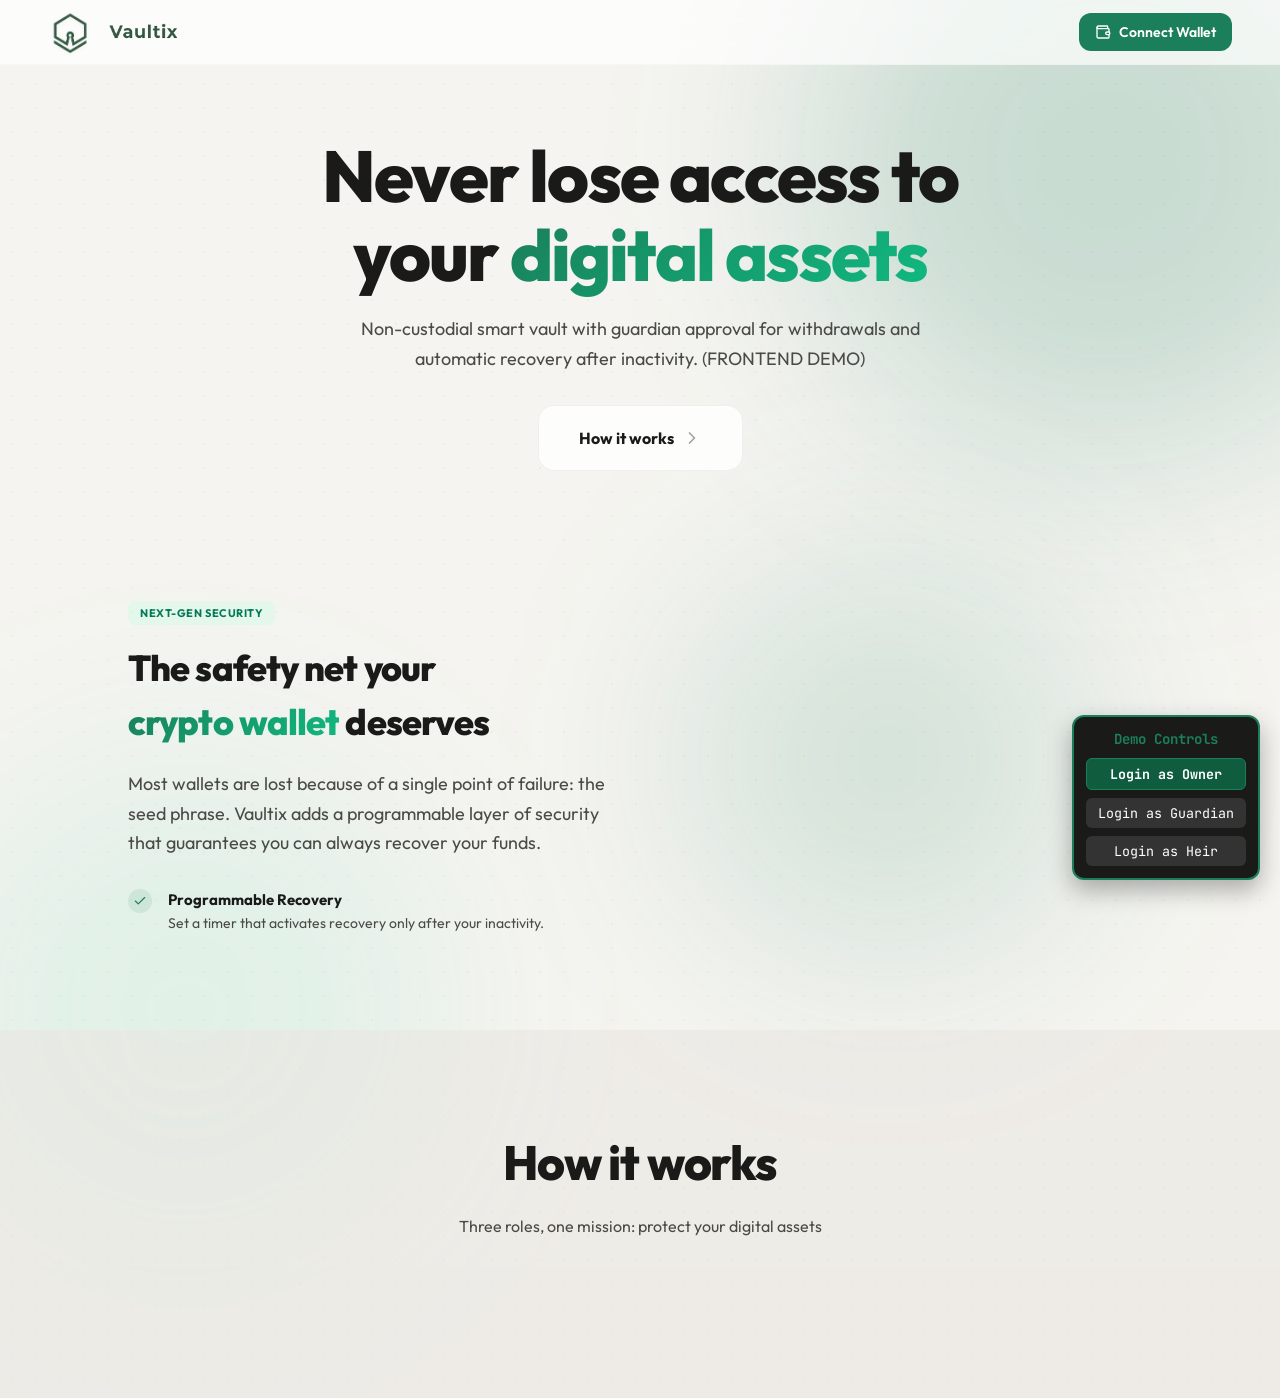
<file: frontend-demo/demo.html>
<!DOCTYPE html>
<html lang="es">

<head>
    <meta charset="UTF-8" />
    <meta name="viewport" content="width=device-width, initial-scale=1" />
    <title>Vaultix — Smart Recovery Vault (DEMO MODE)</title>
    <meta name="description"
        content="Protege tus activos digitales con guardianes y recuperacion inteligente. Vault no custodial on-chain." />
    <link rel="shortcut icon" href="../frontend/logo-verde.png" />
    <link rel="icon" href="../frontend/logo-verde.png" />
    <link rel="apple-touch-icon" href="../frontend/logo-verde.png" />
    <link rel="preload" as="image" href="../frontend/logo-verde.png" />
    <link rel="preload" as="image" href="../frontend/nombre-verde.png" />
    <link rel="stylesheet" href="../frontend/styles.css" />
    
    <style>
        /* DEMO WIDGET STYLES */
        .demo-widget {
            position: fixed;
            bottom: 20px;
            right: 20px;
            z-index: 9999;
            background: #1a1a18;
            color: #fff;
            padding: 12px;
            border-radius: 12px;
            box-shadow: 0 10px 25px rgba(0,0,0,0.3);
            font-family: 'JetBrains Mono', monospace;
            font-size: 12px;
            display: flex;
            flex-direction: column;
            gap: 8px;
            border: 2px solid var(--emerald);
        }
        .demo-widget h4 {
            margin: 0;
            color: var(--emerald);
            text-align: center;
            font-size: 14px;
        }
        .demo-btn {
            background: #333;
            color: #fff;
            border: none;
            padding: 6px 12px;
            border-radius: 6px;
            cursor: pointer;
            transition: all 0.2s;
        }
        .demo-btn:hover { background: var(--emerald); }
        .demo-btn.active { background: var(--emerald-dark); font-weight: bold; border: 1px solid var(--emerald); }
    </style>
</head>

<body>
    <noscript>
        <div style="padding:24px;font-family:system-ui,sans-serif">Necesitas tener JavaScript activado para usar esta aplicacion.</div>
    </noscript>

    <!-- DEMO CONTROLS (Only visible in this demo.html) -->
    <div class="demo-widget">
        <h4>Demo Controls</h4>
        <button class="demo-btn active" id="demo-role-owner">Login as Owner</button>
        <button class="demo-btn" id="demo-role-guardian">Login as Guardian</button>
        <button class="demo-btn" id="demo-role-heir">Login as Heir</button>
    </div>

    <!-- =============================================
         LANDING PAGE (shown when NOT connected)
         ============================================= -->
    <div id="landing-page" class="page-wrapper">
        <div class="bg-decorations">
            <div class="dot-pattern"></div>
            <div class="blob blob-1"></div>
            <div class="blob blob-2"></div>
            <div class="blob blob-3"></div>
        </div>

        <nav class="navbar">
            <a href="#" class="nav-logo">
                <img src="../frontend/logo-verde.png" alt="Vaultix" class="logo-icon" />
                <img src="../frontend/nombre-verde.png" alt="Vaultix" class="logo-text" />
            </a>
            <button class="btn-connect" id="btn-connect-wallet">
                <svg xmlns="http://www.w3.org/2000/svg" width="16" height="16" viewBox="0 0 24 24" fill="none"
                    stroke="currentColor" stroke-width="2" stroke-linecap="round" stroke-linejoin="round"
                    aria-hidden="true">
                    <path d="M19 7V4a1 1 0 0 0-1-1H5a2 2 0 0 0 0 4h15a1 1 0 0 1 1 1v4h-3a2 2 0 0 0 0 4h3a1 1 0 0 0 1-1v-2a1 1 0 0 0-1-1"></path>
                    <path d="M3 5v14a2 2 0 0 0 2 2h15a1 1 0 0 0 1-1v-4"></path>
                </svg>
                Connect Wallet
            </button>
        </nav>

        <section class="hero-section">
            <div class="hero-content">
                <h1 class="hero-title animate-slide-down">
                    Never lose access to your
                    <span class="gradient-text">digital assets</span>
                </h1>
                <p class="hero-subtitle animate-slide-down delay-2">
                    Non-custodial smart vault with guardian approval for withdrawals and automatic recovery after inactivity. (FRONTEND DEMO)
                </p>
                <div class="hero-cta animate-slide-down delay-3">
                    <a href="#how-it-works" class="btn-how-it-works">
                        How it works
                        <svg xmlns="http://www.w3.org/2000/svg" width="20" height="20" viewBox="0 0 24 24" fill="none"
                            stroke="currentColor" stroke-width="2" stroke-linecap="round" stroke-linejoin="round"
                            aria-hidden="true">
                            <path d="m9 18 6-6-6-6"></path>
                        </svg>
                    </a>
                </div>
            </div>
        </section>

        <!-- SECURITY SECTION -->
        <section class="security-section">
            <div class="security-inner">
                <div class="security-grid">
                    <div class="security-text">
                        <div class="security-badge">
                            Next-Gen Security
                        </div>
                        <h2 class="security-title">
                            The safety net your <br />
                            <span class="gradient-text">crypto wallet</span> deserves
                        </h2>
                        <p class="security-desc">
                            Most wallets are lost because of a single point of failure: the seed phrase. Vaultix adds a programmable layer of security that guarantees you can always recover your funds.
                        </p>
                        <div class="security-features">
                            <div class="security-feature-item">
                                <div class="check-circle">
                                    <svg xmlns="http://www.w3.org/2000/svg" width="14" height="14" viewBox="0 0 24 24" fill="none" stroke="currentColor" stroke-width="2" stroke-linecap="round" stroke-linejoin="round"><path d="M20 6 9 17l-5-5"></path></svg>
                                </div>
                                <div>
                                    <p class="sf-title">Programmable Recovery</p>
                                    <p class="sf-desc">Set a timer that activates recovery only after your inactivity.</p>
                                </div>
                            </div>
                        </div>
                    </div>
                </div>
            </div>
        </section>

        <section id="how-it-works" class="how-it-works-section">
            <div class="hiw-inner">
                <div class="hiw-header">
                    <h2 class="hiw-title">How it works</h2>
                    <p class="hiw-subtitle">Three roles, one mission: protect your digital assets</p>
                </div>
            </div>
        </section>
    </div>

    <!-- =============================================
         APP DASHBOARD (shown AFTER wallet connection)
         ============================================= -->
    <div id="app-dashboard" class="app-dashboard hidden">
        <div class="bg-decorations">
            <div class="dot-pattern"></div>
            <div class="blob blob-1"></div>
            <div class="blob blob-2"></div>
        </div>

        <main class="app-container">

            <!-- MAIN MENU -->
            <section id="view-main-menu" class="view active">
                <header class="app-header">
                    <h2>Welcome, <span id="display-wallet" class="accent-text">0x...</span></h2>
                    <button class="btn sm-btn outline-btn" onclick="location.reload()">Disconnect</button>
                </header>

                <div class="menu-grid">
                    <div class="menu-card glass interactive" id="btn-nav-create">
                        <div class="icon create-icon"></div>
                        <h3>Create Vault</h3>
                        <p>Setup a new secure vault with guardians and heirs.</p>
                    </div>
                    <div class="menu-card glass interactive" id="btn-nav-heir">
                        <div class="icon heir-icon"></div>
                        <h3>I am Heir</h3>
                        <p>Check if you can inherit funds from a lost vault.</p>
                    </div>
                    <div class="menu-card glass interactive" id="btn-nav-guardian">
                        <div class="icon guardian-icon"></div>
                        <h3>I am Guardian</h3>
                        <p>Review pending withdrawal requests from users.</p>
                    </div>
                    <div class="menu-card glass interactive" id="btn-nav-owner">
                        <div class="icon vault-icon"></div>
                        <h3>My Vault</h3>
                        <p>Manage your vault, deposit or withdraw funds.</p>
                    </div>
                </div>
            </section>

            <!-- HEIR DASHBOARD -->
            <section id="view-heir" class="view hidden">
                <button class="nav-back btn sm-btn outline-btn mb-1" onclick="switchView('mainMenu')">← Back</button>
                <div class="card glass wide">
                    <h2>Heir <span class="accent-text">Dashboard</span></h2>
                    <div class="input-group">
                        <label>Vault Address</label>
                        <input type="text" id="heir-sb-address" placeholder="0x..." value="0xA5915a6C8921AC37...">
                        <button id="btn-check-heir" class="btn secondary-btn">Check Status</button>
                    </div>

                    <div id="heir-stats" class="status-container hidden">
                        <div class="timer-box">
                            <p class="label">Time until available</p>
                            <h3 id="heir-countdown" class="countdown">00:00:00</h3>
                            <button onclick="fastForwardTime()" class="btn sm-btn outline-btn mt-1">Dev: Fast Forward +1 Year</button>
                        </div>
                        <button id="btn-inherit" class="btn primary-btn mt-1" disabled>Withdraw Funds</button>
                    </div>
                    <p id="heir-msg" class="status-msg"></p>
                </div>
            </section>

            <!-- GUARDIAN DASHBOARD -->
            <section id="view-guardian" class="view hidden">
                <button class="nav-back btn sm-btn outline-btn mb-1" onclick="switchView('mainMenu')">← Back</button>
                <div class="card glass wide">
                    <h2>Guardian <span class="accent-text">Panel</span></h2>

                    <div class="input-group">
                        <label>Vault Address</label>
                        <input type="text" id="guardian-sb-address" placeholder="0x..." value="0xA5915a6C8921AC37...">
                        <button id="btn-check-requests" class="btn secondary-btn">Fetch Requests</button>
                    </div>

                    <div id="guardian-requests" class="requests-list">
                        <p class="placeholder-text text-center mt-2">No active requests found.</p>
                    </div>
                    <p id="guardian-msg" class="status-msg"></p>
                </div>
            </section>

            <!-- CREATE FORM -->
            <section id="view-create" class="view hidden">
                <button class="nav-back btn sm-btn outline-btn mb-1" onclick="switchView('mainMenu')">← Back</button>
                <div class="card glass wide scrollable">
                    <h2>Factory: <span class="accent-text">Deploy Vault</span></h2>
                    <form id="create-sb-form" class="form-grid">
                        <div class="form-group full-width">
                            <h4>Owner Details</h4>
                            <input type="email" placeholder="Your Email (Alerts)" required>
                        </div>
                        <div class="form-group split-container full-width">
                            <div class="split split-left">
                                <h4>Guardian 1</h4>
                                <input type="text" placeholder="0x... Address" value="0x892aF..." required>
                                <input type="email" placeholder="admin@vaultix.com" required>
                            </div>
                        </div>
                        <button type="submit" id="btn-deploy-sb" class="btn primary-btn full-width mt-1">Deploy Vault</button>
                    </form>
                    <p id="create-msg" class="status-msg"></p>
                </div>
            </section>

            <!-- OWNER DASHBOARD -->
            <section id="view-owner-sb" class="view hidden">
                <button class="nav-back btn sm-btn outline-btn mb-1" onclick="switchView('mainMenu')">← Back</button>
                <div class="card glass wide">
                    <div class="sb-header flex-between mb-2">
                        <h2>Vault <span class="accent-text">Control</span></h2>
                        <span id="sb-address-badge" class="badge">0xA5915a...</span>
                    </div>

                    <div class="stats-row mb-2">
                        <div class="stat-box">
                            <label>Vault Balance</label>
                            <h3 id="sb-balance">2.50 <span class="unit">ETH</span></h3>
                        </div>
                    </div>

                    <div class="action-row split-container mb-2">
                        <div class="split split-left boxed">
                            <h4>Deposit Funds</h4>
                            <input type="number" id="dep-amount" placeholder="Amount in ETH" step="0.01">
                            <button id="btn-sb-deposit" class="btn secondary-btn full-width mt-1">Deposit</button>
                        </div>
                        <div class="split split-right boxed">
                            <h4>Request Withdrawal</h4>
                            <input type="number" id="with-amount" placeholder="Amount in ETH" step="0.01">
                            <button id="btn-sb-withdraw" class="btn primary-btn full-width mt-1">Request</button>
                        </div>
                    </div>
                    <p id="owner-msg" class="status-msg text-center"></p>
                </div>
            </section>

        </main>
    </div>

    <!-- Scripts -->
    <script src="demo-script.js"></script>
</body>
</html>
</file>
<file: frontend/styles.css>
/* ============================================
   Vaultix — Landing Page Styles
   ============================================ */

@import url("https://fonts.googleapis.com/css2?family=Outfit:wght@400;500;600;700;800&family=JetBrains+Mono:wght@400;500;600&display=swap");

/* ---------- CSS Variables ---------- */
:root {
    --bg: #f5f4f0;
    --bg-subtle: #eae8e3;
    --card-bg: #fff;
    --card-border: hsla(43, 11%, 88%, 0.4);
    --card-border-hover: hsla(42, 9%, 78%, 0.7);
    --shadow-premium: 0 10px 30px -10px rgba(26, 127, 90, 0.1),
        0 4px 10px -5px rgba(26, 127, 90, 0.05);
    --shadow-hover: 0 20px 40px -15px rgba(26, 127, 90, 0.15),
        0 8px 16px -8px rgba(26, 127, 90, 0.1);
    --emerald: #1a7f5a;
    --emerald-light: #e6f5ee;
    --emerald-muted: #d0ece0;
    --emerald-dark: #0f5c3e;
    --text-primary: #1a1a18;
    --text-secondary: #4a4a46;
    --text-muted: #7a7a74;
    --text-faint: #a3a39c;
    --danger: #d93025;
    --warning: #e37400;
    --success: #1a7f5a;
    --line-ui: #e3e1dc;
    --radius: 14px;
}

/* ---------- Reset ---------- */
*,
*::before,
*::after {
    box-sizing: border-box;
    margin: 0;
    padding: 0;
    border: 0 solid #e5e7eb;
}

html {
    line-height: 1.5;
    -webkit-text-size-adjust: 100%;
    font-family: Outfit, system-ui, sans-serif;
    scroll-behavior: smooth;
    color-scheme: light;
}

body {
    margin: 0;
    background: var(--bg);
    color: var(--text-primary);
    font-family: Outfit, system-ui, sans-serif;
    -webkit-font-smoothing: antialiased;
    -moz-osx-font-smoothing: grayscale;
    overflow-x: hidden;
    min-height: 100dvh;
}

img,
video {
    display: block;
    max-width: 100%;
    height: auto;
}

a {
    color: inherit;
    text-decoration: none;
}

button {
    cursor: pointer;
    font-family: inherit;
    border: none;
    background: none;
}

/* ---------- Utilities ---------- */
.gradient-text {
    background: linear-gradient(135deg, var(--emerald) 0%, #10b981 100%);
    -webkit-background-clip: text;
    -webkit-text-fill-color: transparent;
    background-clip: text;
}

.glass {
    background: hsla(0, 0%, 100%, 0.7);
    backdrop-filter: blur(12px);
    -webkit-backdrop-filter: blur(12px);
    border: 1px solid hsla(43, 11%, 88%, 0.4);
}

/* ---------- Animations ---------- */
@keyframes float {
    0% {
        transform: translateY(0) rotate(0deg);
    }

    50% {
        transform: translateY(-20px) rotate(5deg);
    }

    100% {
        transform: translateY(0) rotate(0deg);
    }
}

@keyframes pulse-soft {
    0%,
    100% {
        opacity: 0.3;
        transform: scale(1);
    }

    50% {
        opacity: 0.5;
        transform: scale(1.05);
    }
}

@keyframes slideDown {
    from {
        opacity: 0;
        transform: translateY(-20px);
    }

    to {
        opacity: 1;
        transform: translateY(0);
    }
}

.animate-slide-down {
    animation: slideDown 0.7s ease-out forwards;
    opacity: 0;
}

.delay-2 {
    animation-delay: 0.3s;
}

.delay-3 {
    animation-delay: 0.5s;
}

/* ---------- Page wrapper ---------- */
.page-wrapper {
    position: relative;
    display: flex;
    flex-direction: column;
    min-height: 100dvh;
    overflow-x: hidden;
    padding-top: 56px;
    /* navbar height */
}

/* ---------- Background decorations ---------- */
.bg-decorations {
    pointer-events: none;
    position: absolute;
    inset: 0;
    z-index: 0;
    overflow: hidden;
}

.dot-pattern {
    position: absolute;
    inset: 0;
    opacity: 0.4;
    background-image: radial-gradient(circle, var(--line-ui) 0.75px, transparent 0.75px);
    background-size: 24px 24px;
}

.blob {
    position: absolute;
    border-radius: 50%;
    filter: blur(100px);
}

.blob-1 {
    width: 600px;
    height: 600px;
    top: -10%;
    right: -10%;
    background: rgba(26, 127, 90, 0.2);
    animation: float 10s ease-in-out infinite;
}

.blob-2 {
    width: 500px;
    height: 500px;
    bottom: 10%;
    left: -5%;
    background: rgba(52, 211, 153, 0.1);
    animation: pulse-soft 8s ease-in-out infinite;
}

.blob-3 {
    width: 400px;
    height: 400px;
    top: 40%;
    right: 15%;
    background: rgba(26, 127, 90, 0.15);
    animation: float 10s ease-in-out infinite;
    animation-delay: -3s;
}

/* ========================================
   NAVBAR
   ======================================== */
.navbar {
    position: fixed;
    top: 0;
    left: 0;
    right: 0;
    z-index: 50;
    display: flex;
    align-items: center;
    justify-content: space-between;
    padding: 10px 20px;
    background: hsla(0, 0%, 100%, 0.7);
    backdrop-filter: blur(12px);
    -webkit-backdrop-filter: blur(12px);
    border-bottom: 1px solid hsla(43, 11%, 88%, 0.2);
}

@media (min-width: 640px) {
    .navbar {
        padding: 10px 32px;
    }
}

@media (min-width: 768px) {
    .navbar {
        padding: 10px 48px;
    }
}

.nav-logo {
    display: flex;
    align-items: center;
    gap: 8px;
    transition: transform 0.2s ease;
}

.nav-logo:hover {
    transform: scale(1.02);
}

.nav-logo:active {
    transform: scale(0.98);
}

.logo-icon {
    height: 36px;
    width: 36px;
    object-fit: contain;
    filter: drop-shadow(0 1px 2px rgba(0, 0, 0, 0.05));
}

.logo-text {
    height: 20px;
    object-fit: contain;
}

@media (min-width: 640px) {
    .logo-icon {
        height: 44px;
        width: 44px;
    }

    .logo-text {
        height: 24px;
    }

    .nav-logo {
        gap: 12px;
    }
}

.btn-connect {
    display: flex;
    align-items: center;
    gap: 8px;
    border-radius: 12px;
    background-color: var(--emerald);
    padding: 10px 16px;
    font-size: 14px;
    font-weight: 600;
    color: #fff;
    transition: all 0.2s ease;
}

.btn-connect:hover {
    background-color: var(--emerald-dark);
}

.btn-connect:active {
    transform: scale(0.98);
}

/* ========================================
   HERO SECTION
   ======================================== */
.hero-section {
    position: relative;
    z-index: 10;
    display: flex;
    flex-direction: column;
    align-items: center;
    padding: 40px 20px 32px;
    text-align: center;
}

@media (min-width: 640px) {
    .hero-section {
        padding: 64px 32px 32px;
    }
}

@media (min-width: 768px) {
    .hero-section {
        padding: 80px 32px 32px;
    }
}

.hero-content {
    max-width: 42rem;
    margin: 0 auto;
}

.hero-title {
    font-size: 2.25rem;
    font-weight: 800;
    letter-spacing: -0.025em;
    color: var(--text-primary);
    line-height: 1.1;
}

@media (min-width: 640px) {
    .hero-title {
        font-size: 3rem;
    }
}

@media (min-width: 768px) {
    .hero-title {
        font-size: 4.5rem;
    }
}

.hero-title .gradient-text {
    display: block;
}

@media (min-width: 640px) {
    .hero-title .gradient-text {
        display: inline;
    }
}

.hero-subtitle {
    max-width: 36rem;
    margin: 20px auto 0;
    font-size: 1rem;
    line-height: 1.625;
    color: var(--text-secondary);
}

@media (min-width: 640px) {
    .hero-subtitle {
        font-size: 1.125rem;
    }
}

.hero-cta {
    margin-top: 32px;
    display: flex;
    flex-direction: column;
    align-items: center;
    gap: 16px;
}

@media (min-width: 640px) {
    .hero-cta {
        flex-direction: row;
        justify-content: center;
    }
}

.btn-how-it-works {
    display: flex;
    width: 100%;
    align-items: center;
    justify-content: center;
    gap: 8px;
    border-radius: 16px;
    border: 1px solid hsla(43, 11%, 88%, 0.5);
    background: hsla(0, 0%, 100%, 0.8);
    padding: 20px 40px;
    font-size: 16px;
    font-weight: 700;
    color: var(--text-primary);
    backdrop-filter: blur(4px);
    transition: all 0.25s ease;
}

.btn-how-it-works svg {
    color: var(--text-faint);
}

.btn-how-it-works:hover {
    border-color: rgba(26, 127, 90, 0.3);
    background: #fff;
    box-shadow: var(--shadow-premium);
    transform: translateY(-4px);
}

@media (min-width: 640px) {
    .btn-how-it-works {
        width: auto;
    }
}

/* ========================================
   FEATURES STRIP
   ======================================== */
.features-strip {
    position: relative;
    z-index: 10;
    border-top: 1px solid hsla(43, 11%, 88%, 0.1);
    border-bottom: 1px solid hsla(43, 11%, 88%, 0.1);
    background: hsla(0, 0%, 100%, 0.3);
    backdrop-filter: blur(4px);
    padding: 32px 0;
}

@media (min-width: 640px) {
    .features-strip {
        padding: 40px 0;
    }
}

.features-inner {
    max-width: 64rem;
    margin: 0 auto;
    padding: 0 20px;
    display: flex;
    flex-wrap: wrap;
    align-items: center;
    justify-content: center;
    gap: 32px;
}

@media (min-width: 640px) {
    .features-inner {
        gap: 64px;
        padding: 0 32px;
    }
}

.feature-item {
    display: flex;
    align-items: center;
    gap: 12px;
}

.feature-icon-circle {
    display: flex;
    height: 40px;
    width: 40px;
    align-items: center;
    justify-content: center;
    border-radius: 50%;
    background: rgba(26, 127, 90, 0.1);
    color: var(--emerald);
}

.feature-label {
    font-size: 13px;
    font-weight: 700;
    color: var(--text-primary);
    text-transform: uppercase;
    letter-spacing: 0.05em;
}

.feature-desc {
    font-size: 12px;
    color: var(--text-secondary);
    line-height: 1;
    margin-top: 4px;
}

/* ========================================
   SECURITY SECTION
   ======================================== */
.security-section {
    position: relative;
    z-index: 10;
    padding: 64px 20px;
}

@media (min-width: 640px) {
    .security-section {
        padding: 96px 32px;
    }
}

.security-inner {
    max-width: 64rem;
    margin: 0 auto;
}

.security-grid {
    display: grid;
    gap: 48px;
    align-items: center;
}

@media (min-width: 1024px) {
    .security-grid {
        grid-template-columns: 1fr 1fr;
    }
}

.security-text {
    order: 2;
    text-align: left;
}

@media (min-width: 1024px) {
    .security-text {
        order: 1;
    }
}

.security-badge {
    display: inline-flex;
    align-items: center;
    gap: 8px;
    border-radius: 8px;
    background: rgba(209, 250, 229, 0.5);
    padding: 4px 12px;
    font-size: 11px;
    font-weight: 700;
    text-transform: uppercase;
    letter-spacing: 0.05em;
    color: #047857;
}

.security-title {
    margin-top: 16px;
    font-size: 1.875rem;
    font-weight: 800;
    letter-spacing: -0.025em;
    color: var(--text-primary);
}

@media (min-width: 640px) {
    .security-title {
        font-size: 2.25rem;
    }
}

.security-desc {
    margin-top: 20px;
    font-size: 1rem;
    line-height: 1.625;
    color: var(--text-secondary);
}

@media (min-width: 640px) {
    .security-desc {
        font-size: 1.125rem;
    }
}

.security-features {
    margin-top: 32px;
    display: flex;
    flex-direction: column;
    gap: 16px;
}

.security-feature-item {
    display: flex;
    align-items: flex-start;
    gap: 16px;
}

.check-circle {
    display: flex;
    height: 24px;
    width: 24px;
    flex-shrink: 0;
    align-items: center;
    justify-content: center;
    border-radius: 50%;
    background: rgba(26, 127, 90, 0.1);
    color: var(--emerald);
}

.sf-title {
    font-weight: 700;
    color: var(--text-primary);
    font-size: 15px;
}

.sf-desc {
    font-size: 14px;
    color: var(--text-secondary);
    line-height: 1.625;
}

/* Security visual (mock interface) */
.security-visual {
    order: 1;
}

@media (min-width: 1024px) {
    .security-visual {
        order: 2;
    }
}

.security-visual .visual-glow {
    position: absolute;
    inset: -16px;
    border-radius: 2.5rem;
    background: rgba(26, 127, 90, 0.05);
    filter: blur(24px);
}

.security-visual {
    position: relative;
}

.visual-card {
    position: relative;
    overflow: hidden;
    border-radius: 2rem;
    border: 1px solid hsla(43, 11%, 88%, 0.2);
    background: hsla(0, 0%, 100%, 0.8);
    padding: 4px;
    box-shadow: var(--shadow-premium);
}

.mock-interface {
    border-radius: 1.8rem;
    background: linear-gradient(135deg, #e6f5ee 0%, #d0ece0 50%, #e6f5ee 100%);
    padding: 24px;
    min-height: 280px;
    display: flex;
    flex-direction: column;
    gap: 16px;
}

.mock-header {
    display: flex;
    gap: 6px;
}

.mock-dot {
    width: 8px;
    height: 8px;
    border-radius: 50%;
    background: rgba(26, 127, 90, 0.3);
}

.mock-body {
    flex: 1;
    display: flex;
    flex-direction: column;
    gap: 10px;
    padding: 16px 0;
    position: relative;
}

.mock-line {
    height: 10px;
    border-radius: 5px;
    background: rgba(26, 127, 90, 0.15);
}

.mock-line.long {
    width: 85%;
}

.mock-line.medium {
    width: 65%;
}

.mock-line.short {
    width: 45%;
}

.mock-status-dot {
    position: absolute;
    top: 16px;
    right: 0;
    width: 12px;
    height: 12px;
    border-radius: 50%;
    background: var(--emerald);
    opacity: 0.6;
}

.mock-footer {
    display: flex;
    justify-content: center;
}

.mock-lock-icon {
    display: flex;
    align-items: center;
    justify-content: center;
    width: 48px;
    height: 48px;
    border-radius: 50%;
    background: hsla(0, 0%, 100%, 0.7);
    color: var(--emerald);
    box-shadow: 0 2px 8px rgba(26, 127, 90, 0.15);
}

/* ========================================
   HOW IT WORKS
   ======================================== */
.how-it-works-section {
    position: relative;
    z-index: 10;
    background: hsla(43, 14%, 90%, 0.6);
    padding: 80px 20px;
}

@media (min-width: 640px) {
    .how-it-works-section {
        padding: 96px 32px;
    }
}

.hiw-inner {
    max-width: 64rem;
    margin: 0 auto;
}

.hiw-header {
    text-align: center;
    margin-bottom: 48px;
}

@media (min-width: 640px) {
    .hiw-header {
        margin-bottom: 64px;
    }
}

.hiw-title {
    font-size: 1.875rem;
    font-weight: 800;
    letter-spacing: -0.025em;
    color: var(--text-primary);
}

@media (min-width: 640px) {
    .hiw-title {
        font-size: 3rem;
    }
}

.hiw-subtitle {
    margin-top: 16px;
    color: var(--text-secondary);
}

.hiw-grid {
    display: grid;
    gap: 24px;
}

@media (min-width: 768px) {
    .hiw-grid {
        grid-template-columns: 1fr 1fr;
    }
}

@media (min-width: 1024px) {
    .hiw-grid {
        grid-template-columns: repeat(3, 1fr);
    }
}

.hiw-card {
    border-radius: 24px;
    border: 1px solid hsla(43, 11%, 88%, 0.5);
    padding: 32px;
    box-shadow: var(--shadow-premium);
}

.hiw-card-owner {
    background: hsla(0, 0%, 100%, 0.8);
}

.hiw-card-role {
    background: hsla(0, 0%, 100%, 0.6);
    backdrop-filter: blur(12px);
    transition: box-shadow 0.25s ease;
}

.hiw-card-role:hover {
    box-shadow: var(--shadow-hover);
}

@media (min-width: 1024px) {
    .hiw-card-owner {
        grid-column: span 2;
    }
}

.role-badge {
    display: inline-block;
    border-radius: 8px;
    background: rgba(26, 127, 90, 0.1);
    padding: 4px 12px;
    font-size: 12px;
    font-weight: 700;
    text-transform: uppercase;
    letter-spacing: 0.05em;
    color: var(--emerald);
    margin-bottom: 16px;
}

.hiw-card-owner .role-badge {
    margin-bottom: 24px;
}

.role-desc {
    font-size: 15px;
    line-height: 1.625;
    color: var(--text-secondary);
}

.owner-steps {
    display: grid;
    gap: 32px;
}

@media (min-width: 768px) {
    .owner-steps {
        grid-template-columns: repeat(3, 1fr);
    }
}

.owner-step {
    display: flex;
    gap: 16px;
}

.step-number {
    display: flex;
    height: 40px;
    width: 40px;
    flex-shrink: 0;
    align-items: center;
    justify-content: center;
    border-radius: 12px;
    background: rgba(26, 127, 90, 0.1);
    font-size: 15px;
    font-weight: 700;
    color: var(--emerald);
    transition: background 0.2s ease, color 0.2s ease;
}

.owner-step:hover .step-number {
    background: var(--emerald);
    color: #fff;
}

.step-title {
    font-weight: 700;
    color: var(--text-primary);
    font-size: 15px;
}

.step-desc {
    margin-top: 4px;
    font-size: 14px;
    color: var(--text-secondary);
    line-height: 1.625;
}

/* ========================================
   FINAL CTA
   ======================================== */
.cta-section {
    position: relative;
    z-index: 10;
    padding: 16px 20px 48px;
}

@media (min-width: 640px) {
    .cta-section {
        padding: 16px 32px 48px;
    }
}

.cta-card {
    max-width: 56rem;
    margin: 0 auto;
    border-radius: 2rem;
    background: hsla(0, 0%, 100%, 0.7);
    backdrop-filter: blur(12px);
    -webkit-backdrop-filter: blur(12px);
    padding: 32px;
    text-align: center;
    border: 1px solid hsla(43, 11%, 88%, 0.2);
    box-shadow: var(--shadow-premium);
    position: relative;
    overflow: hidden;
}

@media (min-width: 640px) {
    .cta-card {
        padding: 40px;
    }
}

.cta-content {
    position: relative;
    z-index: 10;
}

.cta-title {
    font-size: 1.5rem;
    font-weight: 800;
    color: var(--text-primary);
}

@media (min-width: 640px) {
    .cta-title {
        font-size: 2.25rem;
    }
}

.cta-desc {
    margin-top: 12px;
    font-size: 16px;
    color: var(--text-secondary);
    max-width: 24rem;
    margin-left: auto;
    margin-right: auto;
}

/* ========================================
   FOOTER
   ======================================== */
.site-footer {
    border-top: 1px solid var(--line-ui);
    background: #fff;
    padding: 16px 20px;
}

@media (min-width: 640px) {
    .site-footer {
        padding: 16px 32px;
    }
}

.footer-inner {
    max-width: 56rem;
    margin: 0 auto;
    display: flex;
    align-items: center;
    justify-content: space-between;
}

.footer-logo {
    height: 24px;
    width: 24px;
}

/* ========================================
   HIDDEN STATE
   ======================================== */
.hidden {
    display: none !important;
}

/* ========================================
   APP DASHBOARD
   ======================================== */
.app-dashboard {
    position: relative;
    min-height: 100dvh;
    padding-top: 56px;
}

.app-container {
    max-width: 56rem;
    margin: 0 auto;
    padding: 32px 20px;
    position: relative;
    z-index: 10;
}

@media (min-width: 640px) {
    .app-container {
        padding: 48px 32px;
    }
}

/* ── Views ── */
.view {
    animation: fadeIn 0.35s ease-out;
}

@keyframes fadeIn {
    from { opacity: 0; transform: translateY(10px); }
    to   { opacity: 1; transform: translateY(0); }
}

/* ── App Header ── */
.app-header {
    display: flex;
    flex-wrap: wrap;
    align-items: center;
    justify-content: space-between;
    gap: 12px;
    margin-bottom: 32px;
}

.app-header h2 {
    font-size: 1.25rem;
    font-weight: 700;
    color: var(--text-primary);
}

.accent-text {
    color: var(--emerald);
    font-family: 'JetBrains Mono', monospace;
    font-size: 0.9em;
}

/* ── Menu Grid ── */
.menu-grid {
    display: grid;
    gap: 16px;
    grid-template-columns: 1fr;
}

@media (min-width: 640px) {
    .menu-grid {
        grid-template-columns: 1fr 1fr;
    }
}

.menu-card {
    border-radius: var(--radius);
    padding: 28px 24px;
    box-shadow: var(--shadow-premium);
    transition: all 0.3s ease;
}

.menu-card.interactive {
    cursor: pointer;
}

.menu-card.interactive:hover {
    box-shadow: var(--shadow-hover);
    transform: translateY(-4px);
    border-color: var(--card-border-hover);
}

.menu-card h3 {
    font-size: 1.05rem;
    font-weight: 700;
    color: var(--text-primary);
    margin: 16px 0 6px;
}

.menu-card p {
    font-size: 14px;
    color: var(--text-secondary);
    line-height: 1.5;
}

/* ── Icons ── */
.icon {
    width: 40px;
    height: 40px;
    border-radius: 12px;
    display: flex;
    align-items: center;
    justify-content: center;
    background: rgba(26, 127, 90, 0.1);
}

.icon::before {
    font-size: 20px;
}

.create-icon { background: rgba(16, 185, 129, 0.12); }
.create-icon::after { content: "🛡️"; font-size: 20px; }

.heir-icon { background: rgba(251, 191, 36, 0.12); }
.heir-icon::after { content: "🏦"; font-size: 20px; }

.guardian-icon { background: rgba(99, 102, 241, 0.12); }
.guardian-icon::after { content: "👁️"; font-size: 20px; }

.vault-icon { background: rgba(26, 127, 90, 0.12); }
.vault-icon::after { content: "🔐"; font-size: 20px; }

/* ── Cards ── */
.card {
    border-radius: 20px;
    padding: 28px 24px;
    box-shadow: var(--shadow-premium);
}

.card.wide {
    max-width: 100%;
}

.card h2 {
    font-size: 1.25rem;
    font-weight: 700;
    margin-bottom: 20px;
}

.scrollable {
    max-height: 80vh;
    overflow-y: auto;
}

/* ── Buttons ── */
.btn {
    display: inline-flex;
    align-items: center;
    justify-content: center;
    gap: 8px;
    border-radius: 12px;
    padding: 12px 20px;
    font-size: 14px;
    font-weight: 600;
    transition: all 0.2s ease;
    cursor: pointer;
    border: none;
}

.sm-btn {
    padding: 8px 14px;
    font-size: 13px;
    border-radius: 10px;
}

.primary-btn {
    background: var(--emerald);
    color: #fff;
}

.primary-btn:hover {
    background: var(--emerald-dark);
}

.primary-btn:disabled {
    opacity: 0.5;
    cursor: not-allowed;
}

.secondary-btn {
    background: var(--emerald-light);
    color: var(--emerald-dark);
}

.secondary-btn:hover {
    background: var(--emerald-muted);
}

.outline-btn {
    background: transparent;
    border: 1px solid var(--line-ui);
    color: var(--text-secondary);
}

.outline-btn:hover {
    background: var(--bg-subtle);
    border-color: var(--card-border-hover);
}

.danger-outline {
    color: var(--danger) !important;
    border-color: var(--danger) !important;
}

.danger-outline:hover {
    background: rgba(217, 48, 37, 0.06);
}

.full-width {
    width: 100%;
}

/* ── Inputs ── */
.app-dashboard input[type="text"],
.app-dashboard input[type="email"],
.app-dashboard input[type="number"] {
    width: 100%;
    padding: 12px 14px;
    border-radius: 10px;
    border: 1px solid var(--line-ui);
    background: var(--bg);
    font-family: 'JetBrains Mono', Outfit, monospace;
    font-size: 13px;
    color: var(--text-primary);
    transition: all 0.2s ease;
    outline: none;
}

.app-dashboard input:focus {
    border-color: var(--emerald);
    background: #fff;
    box-shadow: 0 0 0 3px rgba(26, 127, 90, 0.1);
}

.app-dashboard input::placeholder {
    color: var(--text-faint);
    font-family: Outfit, sans-serif;
}

/* ── Input Group ── */
.input-group {
    display: flex;
    flex-direction: column;
    gap: 10px;
}

.input-group label {
    font-size: 13px;
    font-weight: 600;
    color: var(--text-secondary);
    text-transform: uppercase;
    letter-spacing: 0.04em;
}

/* ── Form Grid ── */
.form-grid {
    display: flex;
    flex-direction: column;
    gap: 20px;
}

.form-group h4 {
    font-size: 14px;
    font-weight: 700;
    color: var(--text-primary);
    margin-bottom: 10px;
}

.form-group label {
    font-size: 13px;
    color: var(--text-secondary);
    display: block;
    margin-bottom: 6px;
}

.split-container {
    display: grid;
    gap: 16px;
}

@media (min-width: 640px) {
    .split-container {
        grid-template-columns: 1fr 1fr;
    }
}

.split {
    display: flex;
    flex-direction: column;
    gap: 10px;
}

/* ── Stats Row ── */
.stats-row {
    display: grid;
    gap: 16px;
}

@media (min-width: 640px) {
    .stats-row {
        grid-template-columns: 1fr 1fr;
    }
}

.stat-box {
    border-radius: 14px;
    background: var(--bg);
    padding: 20px;
    border: 1px solid var(--card-border);
}

.stat-box label {
    font-size: 12px;
    font-weight: 600;
    text-transform: uppercase;
    letter-spacing: 0.05em;
    color: var(--text-muted);
}

.stat-box h3 {
    font-size: 1.5rem;
    font-weight: 800;
    color: var(--text-primary);
    margin-top: 6px;
}

.stat-box .unit {
    font-size: 0.75em;
    color: var(--text-muted);
    font-weight: 500;
}

/* ── Action Row ── */
.action-row {
    display: grid;
    gap: 16px;
}

@media (min-width: 640px) {
    .action-row {
        grid-template-columns: 1fr 1fr;
    }
}

.boxed {
    border-radius: 14px;
    border: 1px solid var(--card-border);
    padding: 20px;
    background: var(--bg);
}

.boxed h4 {
    font-size: 14px;
    font-weight: 700;
    color: var(--text-primary);
    margin-bottom: 12px;
}

/* ── Info Row ── */
.info-row {
    border-radius: 14px;
    border: 1px solid var(--card-border);
    padding: 20px;
    background: var(--bg);
}

.info-row h4 {
    font-size: 14px;
    font-weight: 700;
    color: var(--text-primary);
    margin-bottom: 12px;
}

/* ── Badge ── */
.badge {
    display: inline-block;
    border-radius: 8px;
    background: var(--emerald-light);
    padding: 4px 12px;
    font-family: 'JetBrains Mono', monospace;
    font-size: 12px;
    font-weight: 600;
    color: var(--emerald-dark);
}

/* ── Flexbox helpers ── */
.flex-between {
    display: flex;
    flex-wrap: wrap;
    align-items: center;
    justify-content: space-between;
    gap: 12px;
}

/* ── Status Message ── */
.status-msg {
    font-size: 14px;
    margin-top: 12px;
    min-height: 20px;
    color: var(--text-secondary);
}

/* ── Status Container ── */
.status-container {
    margin-top: 20px;
}

/* ── Timer Box ── */
.timer-box {
    border-radius: 14px;
    background: var(--bg);
    border: 1px solid var(--card-border);
    padding: 24px;
    text-align: center;
}

.timer-box .label {
    font-size: 12px;
    font-weight: 600;
    text-transform: uppercase;
    letter-spacing: 0.05em;
    color: var(--text-muted);
}

.countdown {
    font-size: 1.75rem;
    font-weight: 800;
    font-family: 'JetBrains Mono', monospace;
    color: var(--emerald);
    margin-top: 8px;
}

/* ── Requests List ── */
.requests-list {
    margin-top: 20px;
}

/* ── Action Card (guardian requests) ── */
.action-card {
    border-radius: 14px;
    border: 1px solid var(--card-border);
    background: #fff;
    padding: 20px;
    margin-bottom: 12px;
    box-shadow: 0 2px 8px rgba(0,0,0,0.04);
}

.action-card h4 {
    font-size: 15px;
    font-weight: 700;
    color: var(--text-primary);
    margin-bottom: 8px;
}

/* ── Utility Spacing ── */
.mb-1 { margin-bottom: 8px; }
.mb-2 { margin-bottom: 16px; }
.mt-1 { margin-top: 8px; }
.mt-2 { margin-top: 16px; }

/* ── Text Utilities ── */
.text-sm { font-size: 13px; color: var(--text-secondary); }
.text-center { text-align: center; }
.text-truncate {
    display: inline-block;
    max-width: 180px;
    white-space: nowrap;
    overflow: hidden;
    text-overflow: ellipsis;
    vertical-align: bottom;
    font-family: 'JetBrains Mono', monospace;
    font-size: 12px;
}

.placeholder-text {
    padding: 16px;
    color: var(--text-muted);
    font-size: 14px;
}

/* ── Nav Back ── */
.nav-back {
    margin-bottom: 16px;
}

/* ── SB Header ── */
.sb-header {
    display: flex;
    flex-wrap: wrap;
    align-items: center;
    justify-content: space-between;
    gap: 12px;
}

/* ========================================
   Scrollbar
   ======================================== */
::-webkit-scrollbar {
    width: 6px;
    height: 6px;
}

::-webkit-scrollbar-track {
    background: transparent;
}

::-webkit-scrollbar-thumb {
    background: var(--card-border-hover);
    border-radius: 3px;
}

::-webkit-scrollbar-thumb:hover {
    background: var(--text-muted);
}

/* ========================================
   Selection
   ======================================== */
::selection {
    background: var(--emerald-muted);
    color: var(--text-primary);
}

::-moz-selection {
    background: var(--emerald-muted);
    color: var(--text-primary);
}

/* ========================================
   Focus
   ======================================== */
:focus-visible {
    outline: 2px solid var(--emerald);
    outline-offset: 2px;
}

/* ========================================
   Connect Wallet States
   ======================================== */
@keyframes spin {
    to {
        transform: rotate(360deg);
    }
}

.spin-icon {
    animation: spin 1s linear infinite;
}

.btn-connect.connected {
    background-color: var(--emerald-dark);
    font-family: 'JetBrains Mono', monospace;
    font-size: 13px;
    letter-spacing: 0.02em;
}

.btn-connect:disabled {
    opacity: 0.7;
    cursor: wait;
}
</file>
